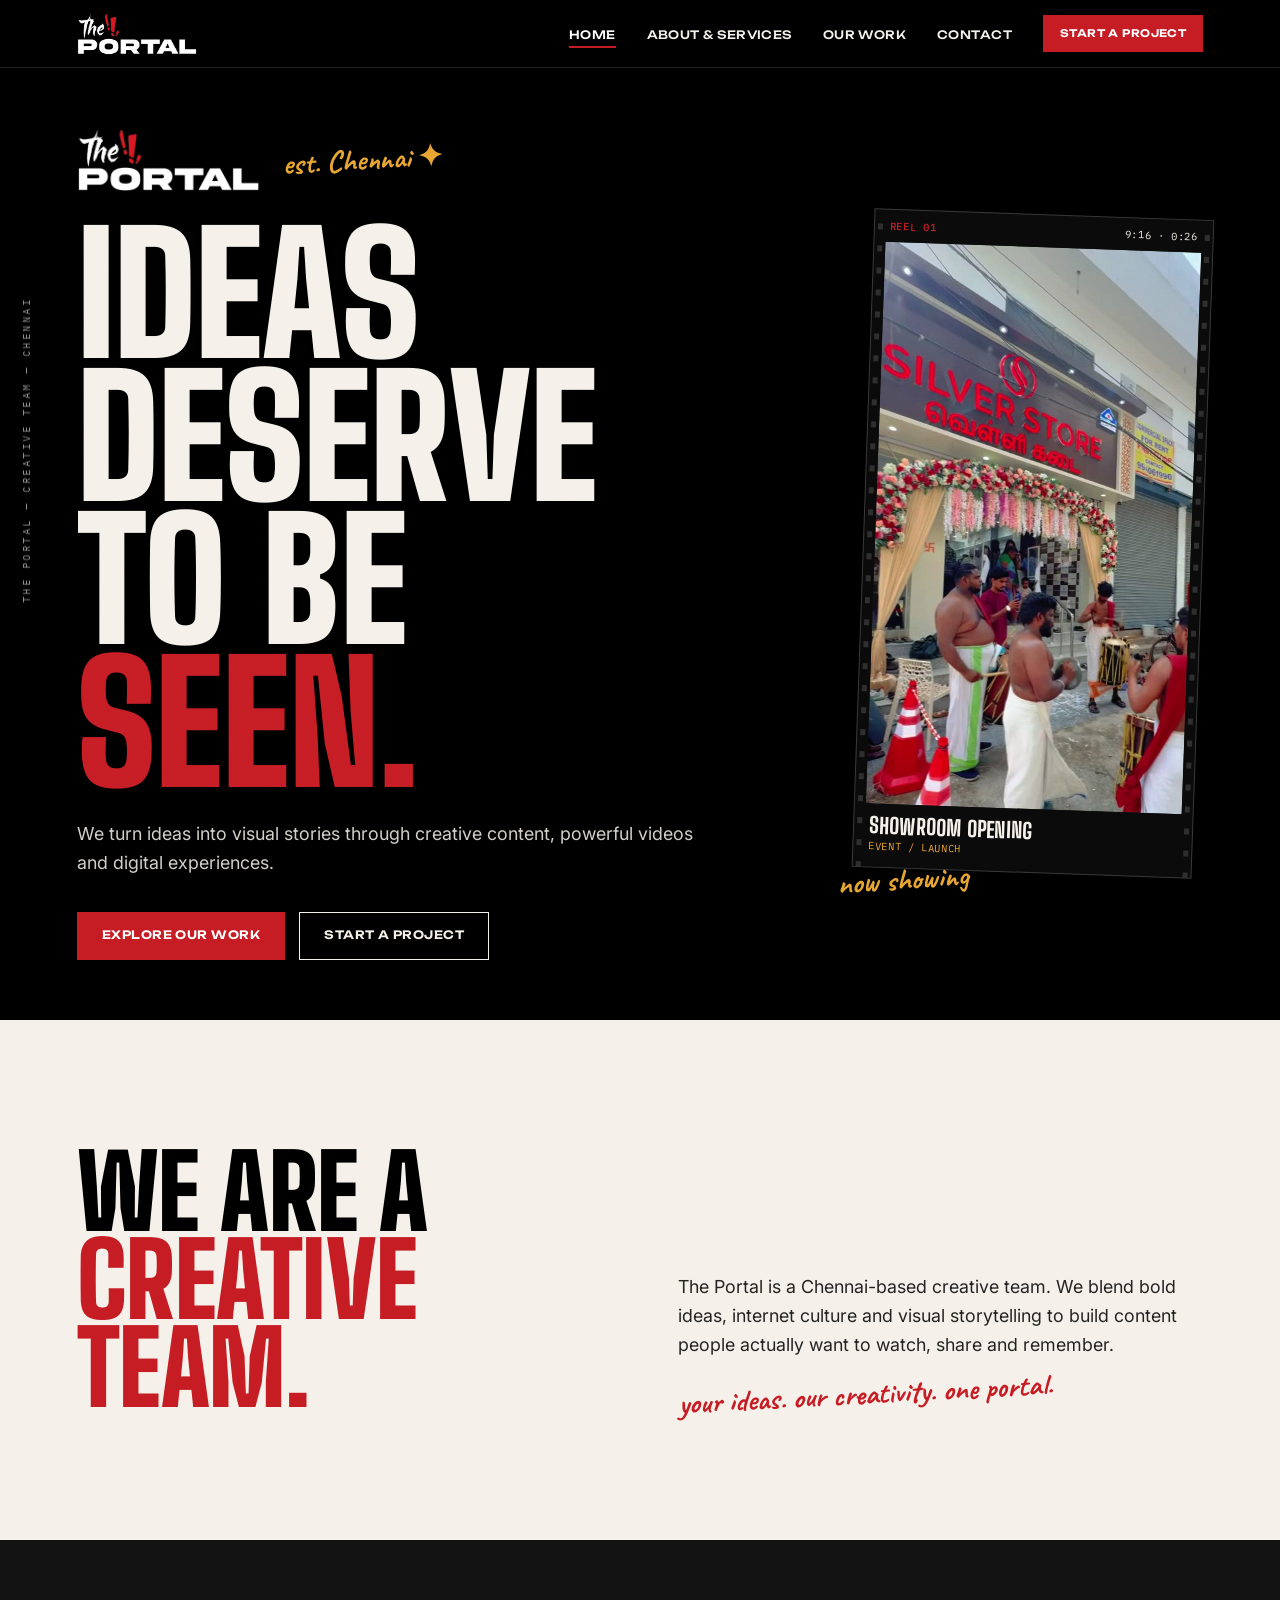
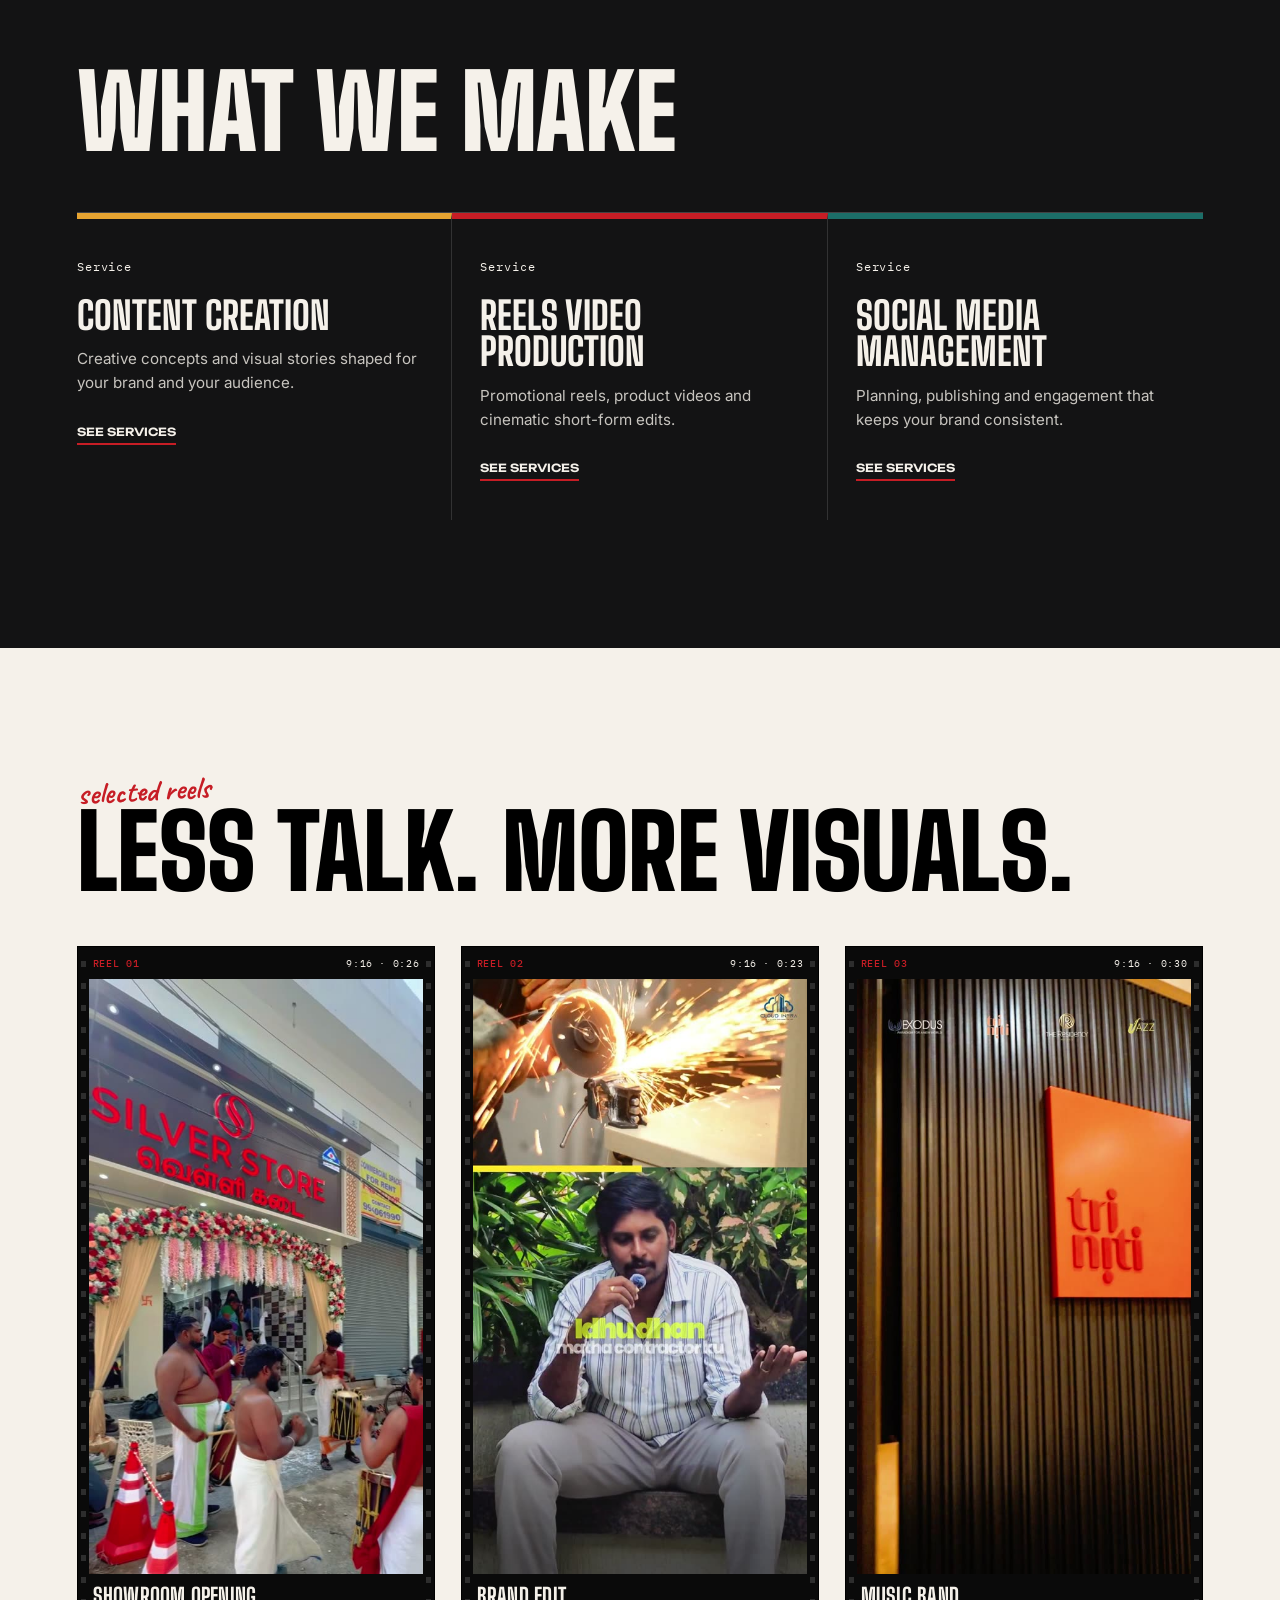
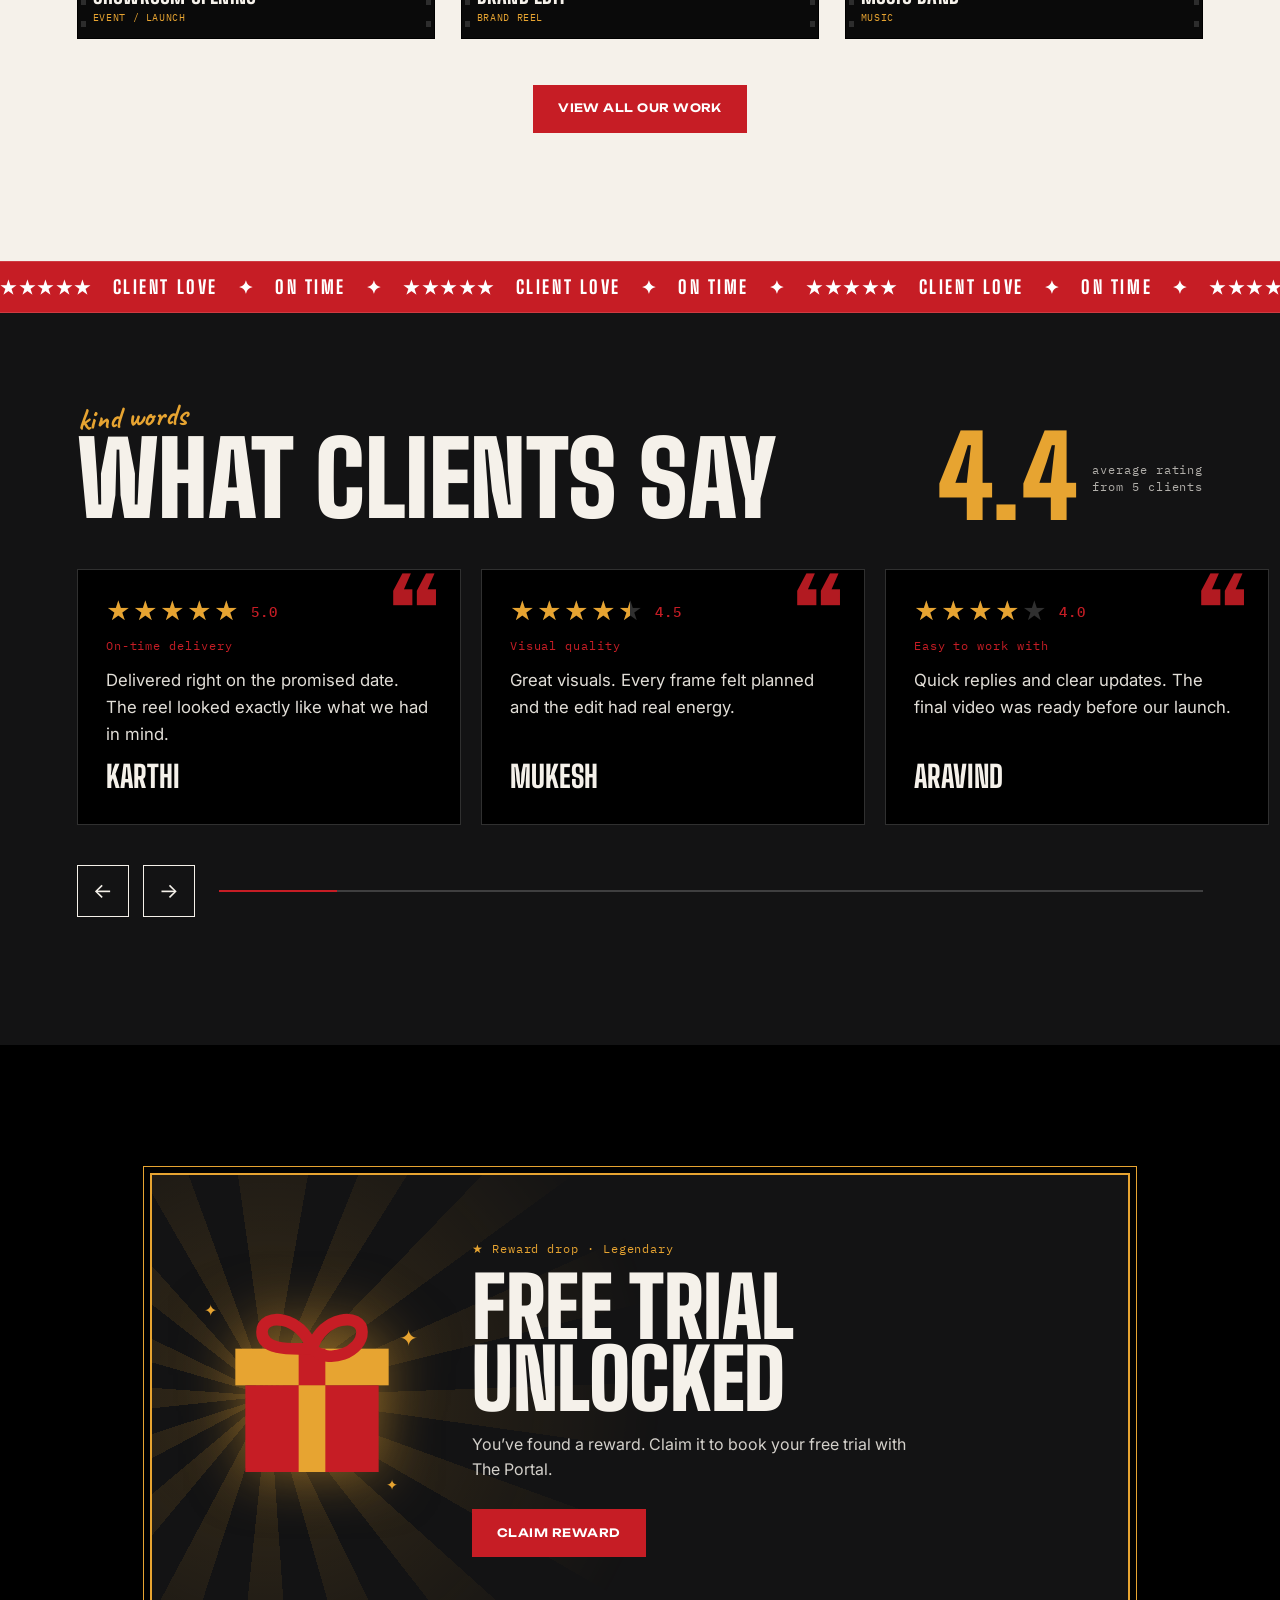
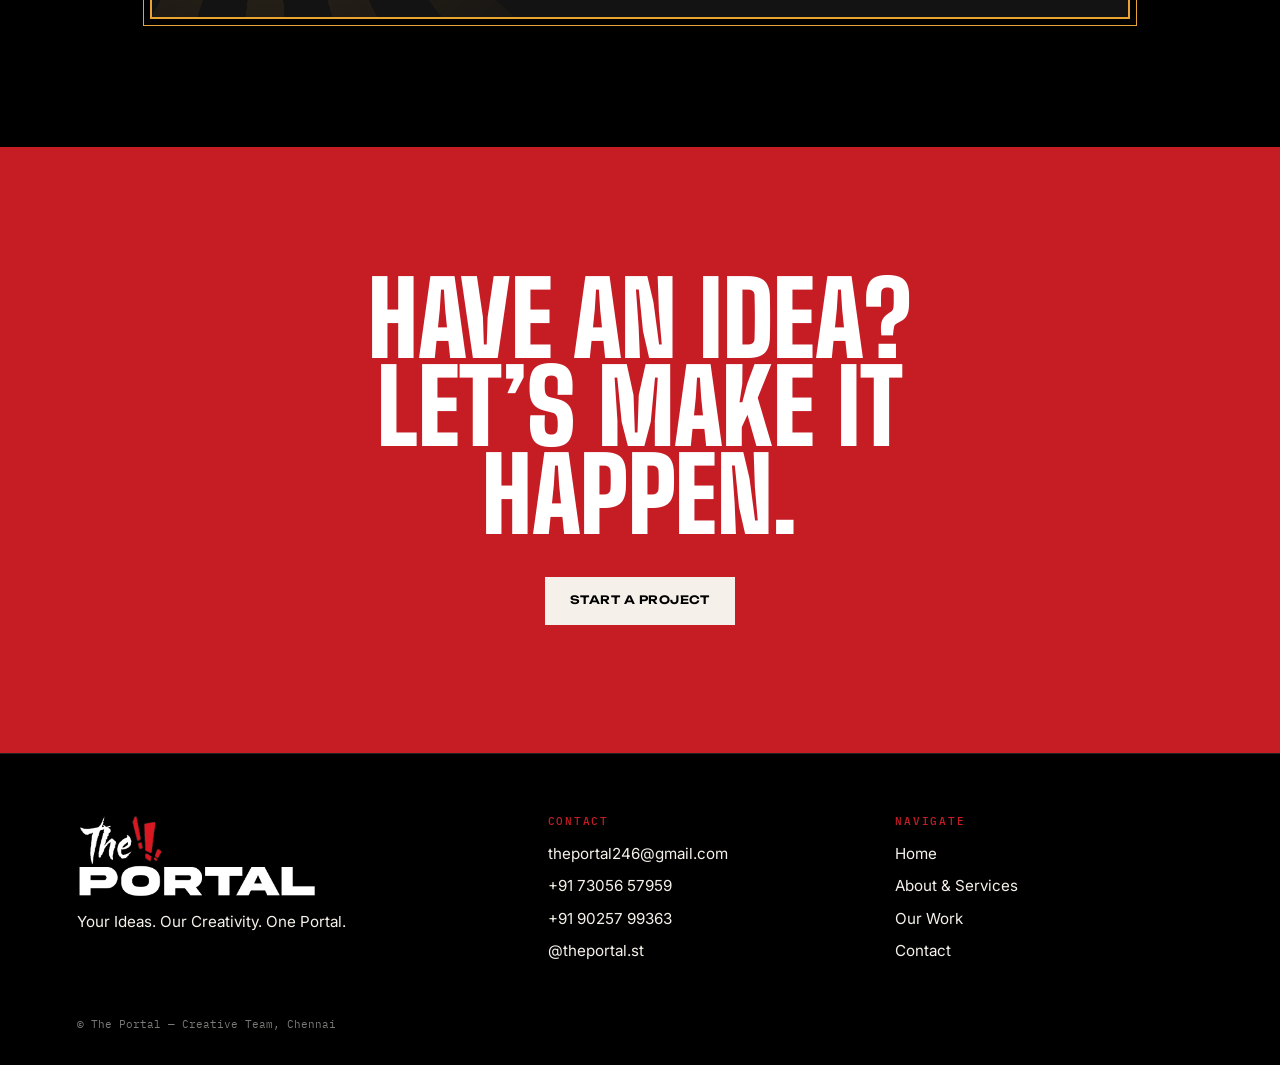
<file: the-portal final changed/the-portal/index.html>
<!DOCTYPE html><html lang="en"><head><title>THE PORTAL — Creative Team | Chennai</title><meta name="description" content="Your Ideas. Our Creativity. One Portal. A creative team in Chennai making content, reels and visual stories."><meta charset="utf-8"><meta name="viewport" content="width=device-width,initial-scale=1"><link rel="icon" href="assets/images/logo-white.png"><link rel="preconnect" href="https://fonts.googleapis.com"><link rel="preconnect" href="https://fonts.gstatic.com" crossorigin><link href="https://fonts.googleapis.com/css2?family=Big+Shoulders+Display:wght@700;800;900&family=Caveat:wght@700&family=IBM+Plex+Mono:wght@400;500&family=Inter:wght@400;500;700&family=Unbounded:wght@500;600&display=swap" rel="stylesheet"><link rel="stylesheet" href="css/style.css"><script>try{if(!sessionStorage.getItem("seen"))document.documentElement.classList.add("preload")}catch(e){}</script></head>
<body data-page="home"><main>

<section class="hero dark"><div>
<div class="meta"><img src="assets/images/logo-white.png" alt="The Portal"><span class="hand">est. Chennai ✦</span></div>
<h1 class="disp"><span class="ln"><span>Ideas deserve</span></span><span class="ln"><span>to be</span></span><span class="ln"><span class="red">seen.</span></span></h1>
<p class="lead">We turn ideas into visual stories through creative content, powerful videos and digital experiences.</p>
<div class="row"><a class="btn red" href="work.html">Explore Our Work</a><a class="btn" href="contact.html">Start a Project</a></div></div>
<div class="poster"><div id="hero-poster"></div><span class="hand tag">now showing</span></div></section>
<section class="light"><div class="split"><h2 class="disp reveal">We are a <span class="red">creative team.</span></h2>
<div class="reveal"><p class="lead">The Portal is a Chennai-based creative team. We blend bold ideas, internet culture and visual storytelling to build content people actually want to watch, share and remember.</p><p class="hand" style="margin-top:20px">your ideas. our creativity. one portal.</p></div></div></section>
<section class="char"><h2 class="disp reveal">What we make</h2>
<div class="svc-grid">
<div class="svc" style="--c:var(--mustard)"><span class="mono">Service</span><h3>Content Creation</h3><p>Creative concepts and visual stories shaped for your brand and your audience.</p><a href="about.html#services">See services</a></div>
<div class="svc" style="--c:var(--red)"><span class="mono">Service</span><h3>Reels Video Production</h3><p>Promotional reels, product videos and cinematic short-form edits.</p><a href="about.html#services">See services</a></div>
<div class="svc" style="--c:var(--teal)"><span class="mono">Service</span><h3>Social Media Management</h3><p>Planning, publishing and engagement that keeps your brand consistent.</p><a href="about.html#services">See services</a></div></div></section>
<section class="light"><span class="hand">selected reels</span><h2 class="disp">Less talk. More visuals.</h2>
<div class="vgrid" id="featured"></div><div class="cta-row"><a class="btn red" href="work.html">View all our work</a></div></section>
<section class="char rsec"><div class="marq" aria-hidden="true"><div>★★★★★ &nbsp; CLIENT LOVE &nbsp; ✦ &nbsp; ON TIME &nbsp; ✦ &nbsp; ★★★★★ &nbsp; CLIENT LOVE &nbsp; ✦ &nbsp; ON TIME &nbsp; ✦ &nbsp; ★★★★★ &nbsp; CLIENT LOVE &nbsp; ✦ &nbsp; ON TIME &nbsp; ✦ &nbsp; ★★★★★ &nbsp; CLIENT LOVE &nbsp; ✦ &nbsp; ON TIME &nbsp; ✦ &nbsp; ★★★★★ &nbsp; CLIENT LOVE &nbsp; ✦ &nbsp; ON TIME &nbsp; ✦ &nbsp; ★★★★★ &nbsp; CLIENT LOVE &nbsp; ✦ &nbsp; ON TIME &nbsp; ✦ &nbsp; ★★★★★ &nbsp; CLIENT LOVE &nbsp; ✦ &nbsp; ON TIME &nbsp; ✦ &nbsp; ★★★★★ &nbsp; CLIENT LOVE &nbsp; ✦ &nbsp; ON TIME &nbsp; ✦ &nbsp; </div></div>
<div class="rhead"><div><span class="hand">kind words</span><h2 class="disp">What clients say</h2></div><div class="sum" id="rsum"></div></div>
<div class="rwrap"><div class="rslider" id="reviews" tabindex="0" aria-label="Client reviews"></div></div>
<div class="rctrl"><button id="rprev" aria-label="Previous review">←</button><button id="rnext" aria-label="Next review">→</button><div class="rbar"><i></i></div></div></section>
<section class="dark"><div class="reward-mount"></div></section>
<section class="closer"><h2 class="disp">Have an idea? Let’s make it happen.</h2><a class="btn cream" href="contact.html">Start a Project</a></section>
</main>
<script src="js/videos-config.js"></script><script src="js/reviews.js"></script><script src="js/main.js"></script></body></html>
</file>
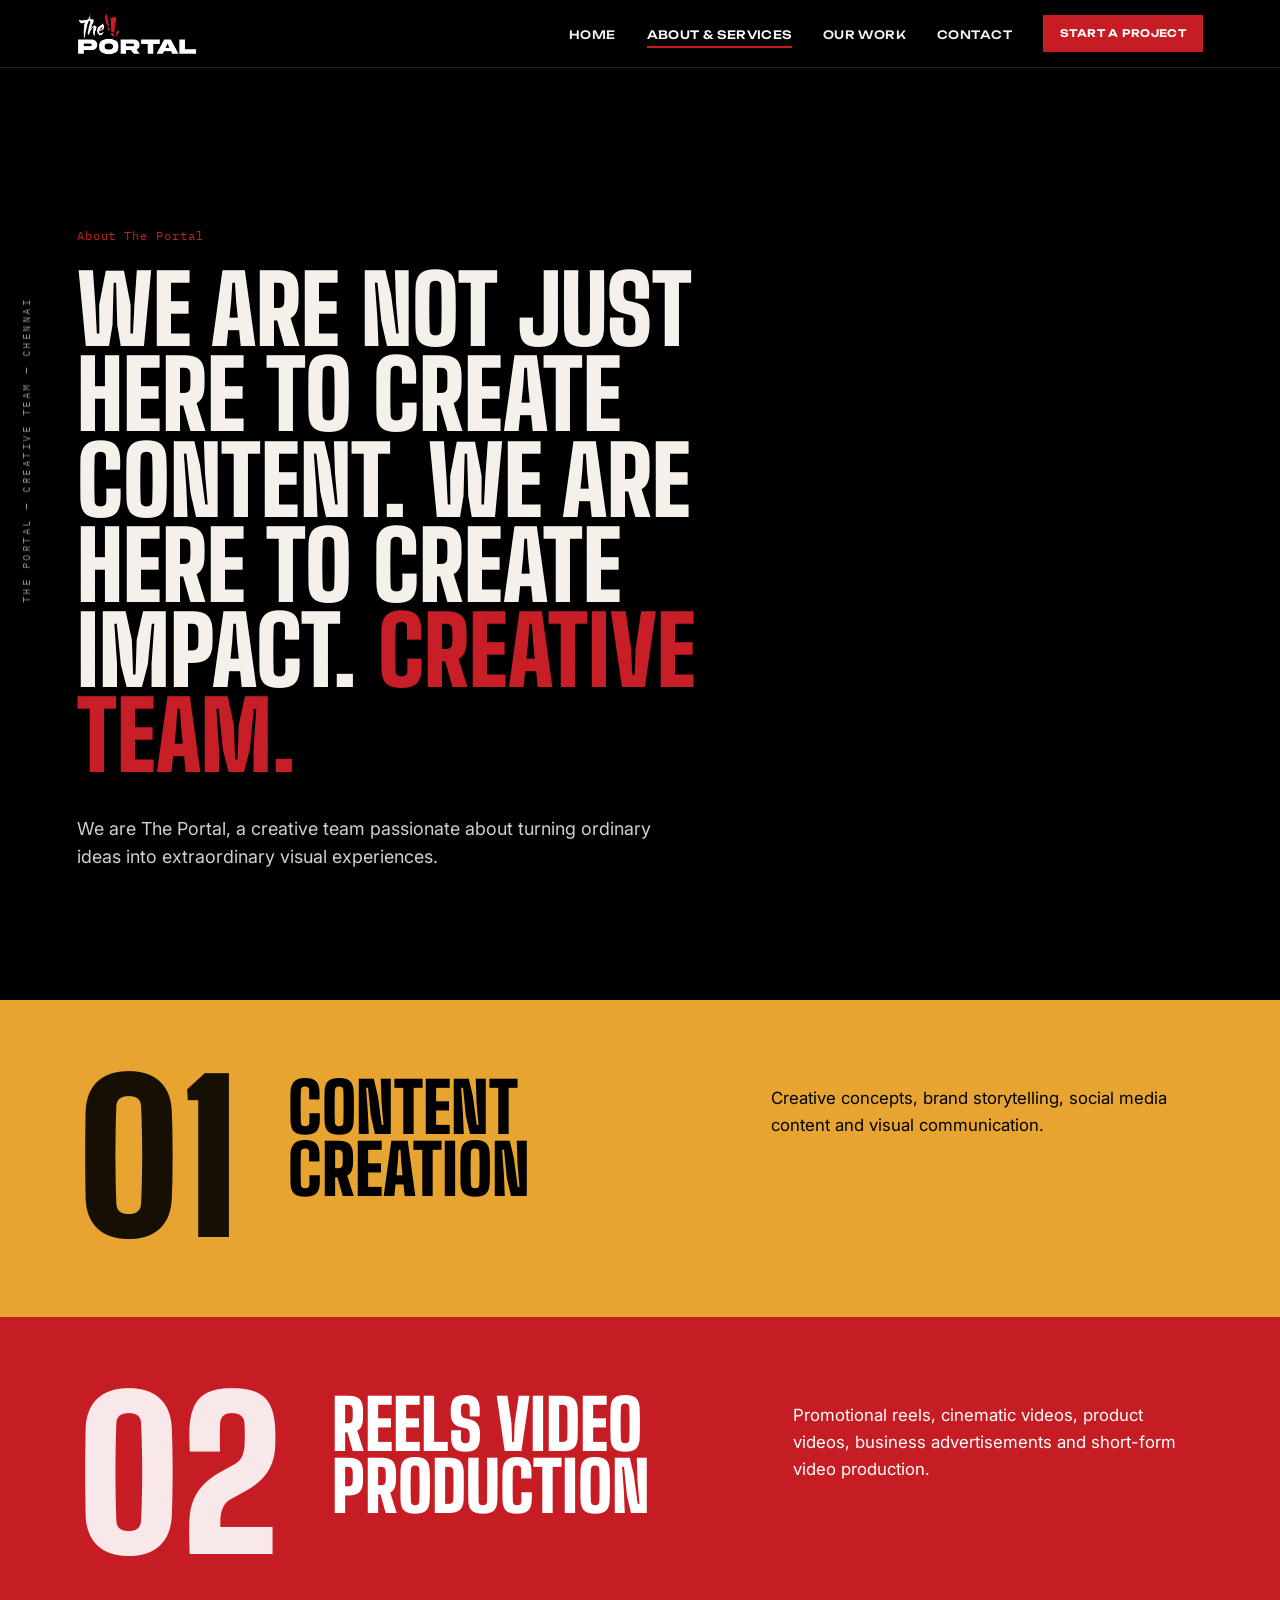
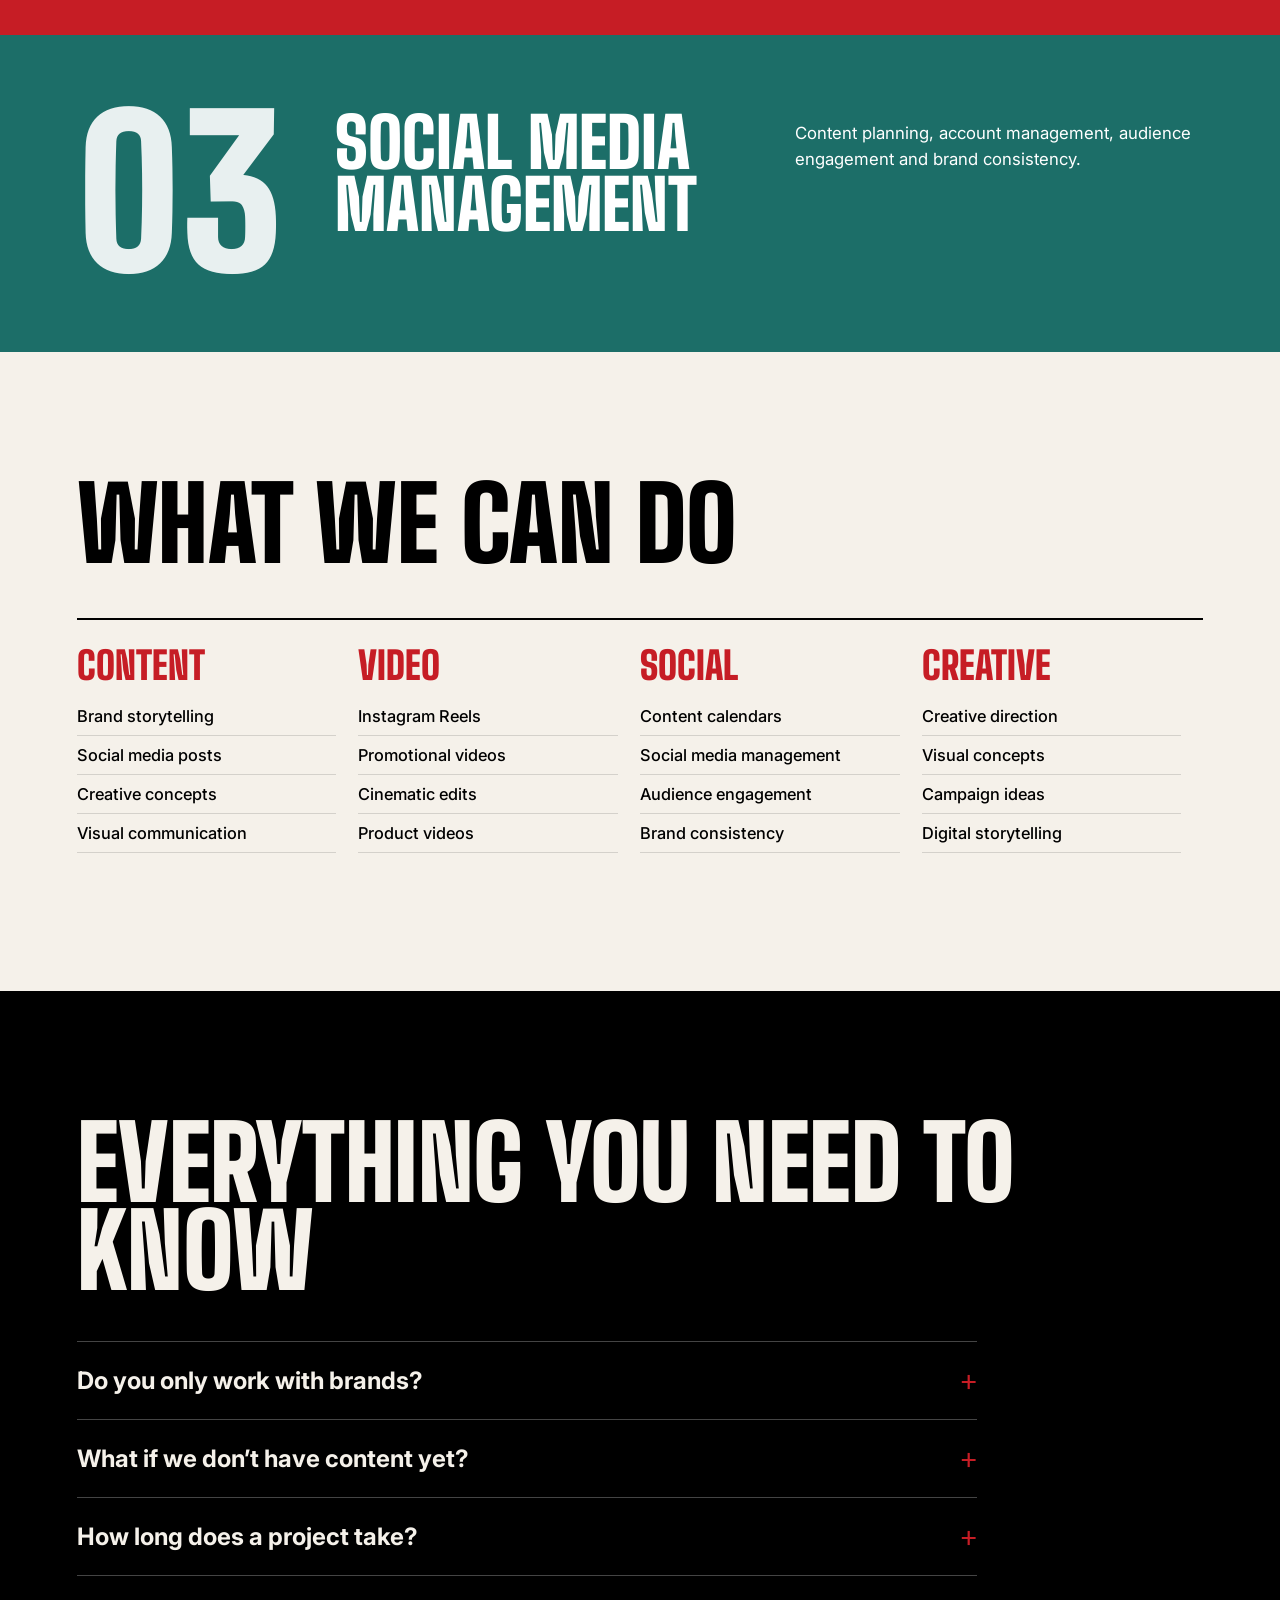
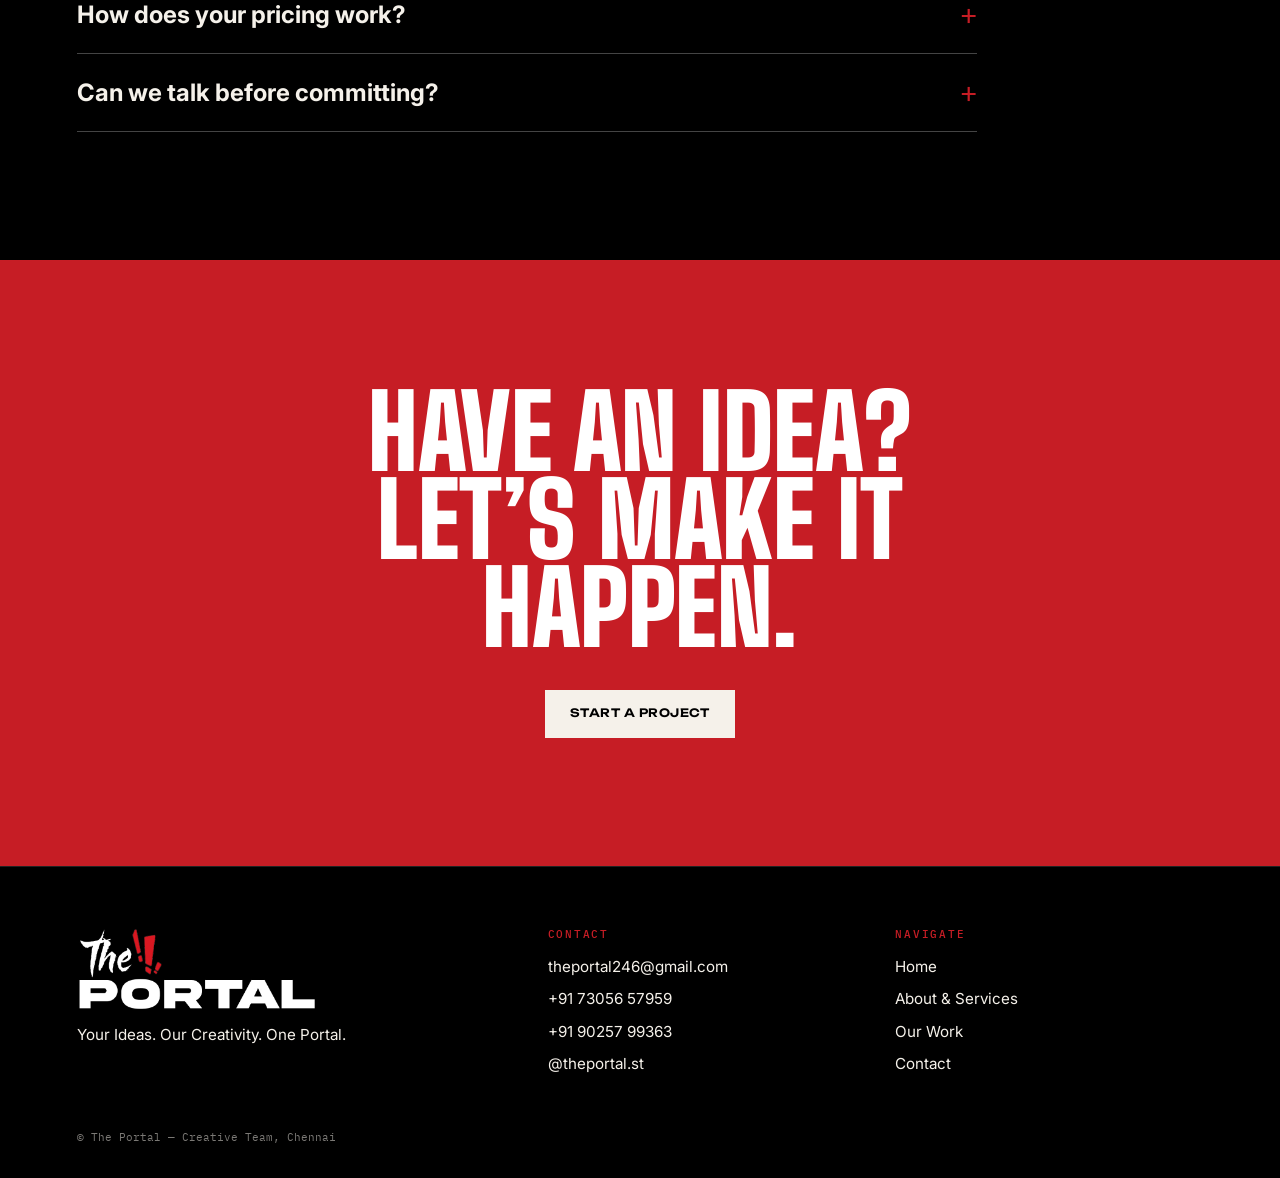
<file: the-portal final changed/the-portal/about.html>
<!DOCTYPE html><html lang="en"><head><title>About & Services — THE PORTAL</title><meta name="description" content="Who The Portal is and what our creative team makes: content creation, reels video production and social media management."><meta charset="utf-8"><meta name="viewport" content="width=device-width,initial-scale=1"><link rel="icon" href="assets/images/logo-white.png"><link rel="preconnect" href="https://fonts.googleapis.com"><link rel="preconnect" href="https://fonts.gstatic.com" crossorigin><link href="https://fonts.googleapis.com/css2?family=Big+Shoulders+Display:wght@700;800;900&family=Caveat:wght@700&family=IBM+Plex+Mono:wght@400;500&family=Inter:wght@400;500;700&family=Unbounded:wght@500;600&display=swap" rel="stylesheet"><link rel="stylesheet" href="css/style.css"><script>try{if(!sessionStorage.getItem("seen"))document.documentElement.classList.add("preload")}catch(e){}</script></head>
<body data-page="about"><main>

<section class="dark about-big"><span class="mono red">About The Portal</span><h1 style="margin-top:20px">We are not just here to create content. We are here to create impact. <span class="red">Creative team.</span></h1>
<p class="lead" style="margin-top:36px">We are The Portal, a creative team passionate about turning ordinary ideas into extraordinary visual experiences.</p></section>
<div id="services"></div>
<div class="svc-full" style="background:var(--mustard);color:#000"><div class="n">01</div><h2>Content Creation</h2><p>Creative concepts, brand storytelling, social media content and visual communication.</p></div>
<div class="svc-full" style="background:var(--red)"><div class="n">02</div><h2>Reels Video Production</h2><p>Promotional reels, cinematic videos, product videos, business advertisements and short-form video production.</p></div>
<div class="svc-full" style="background:var(--teal)"><div class="n">03</div><h2>Social Media Management</h2><p>Content planning, account management, audience engagement and brand consistency.</p></div>
<section class="light"><h2 class="disp">What we can do</h2><div class="cols">
<div><h3>Content</h3><ul><li>Brand storytelling</li><li>Social media posts</li><li>Creative concepts</li><li>Visual communication</li></ul></div>
<div><h3>Video</h3><ul><li>Instagram Reels</li><li>Promotional videos</li><li>Cinematic edits</li><li>Product videos</li></ul></div>
<div><h3>Social</h3><ul><li>Content calendars</li><li>Social media management</li><li>Audience engagement</li><li>Brand consistency</li></ul></div>
<div><h3>Creative</h3><ul><li>Creative direction</li><li>Visual concepts</li><li>Campaign ideas</li><li>Digital storytelling</li></ul></div></div></section>
<section class="dark"><h2 class="disp">Everything you need to know</h2><div class="faq">
<div class="q"><button aria-expanded="false">Do you only work with brands?<b>+</b></button><div class="a"><p>Not at all. Alongside brand and agency work, we also take on freelance projects — reels, posters, and one-off edits for individuals and creators who just need great work done, no long-term contract required.</p></div></div>
<div class="q"><button aria-expanded="false">What if we don’t have content yet?<b>+</b></button><div class="a"><p>That’s fine — we can shoot from scratch. Tell us your product, space, or event and we’ll plan the shoot, edit, and deliver ready-to-post creatives.</p></div></div>
<div class="q"><button aria-expanded="false">How long does a project take?<b>+</b></button><div class="a"><p>Single reels or posters are usually turned around within a few days. Full campaigns or monthly content plans are scoped upfront so you know the timeline before we start.</p></div></div>
<div class="q"><button aria-expanded="false">How does your pricing work?<b>+</b></button><div class="a"><p>It depends on what you need — a single poster, a reel, or ongoing social media management all price differently. Message us your requirement and we’ll send a clear quote, no hidden charges.</p></div></div>
<div class="q"><button aria-expanded="false">Can we talk before committing?<b>+</b></button><div class="a"><p>Always. Drop us a message on WhatsApp or email and we’ll walk through your goals first — no pressure, no obligation to book anything.</p></div></div></div></section>
<section class="closer"><h2 class="disp">Have an idea? Let’s make it happen.</h2><a class="btn cream" href="contact.html">Start a Project</a></section>
</main>
<script src="js/main.js"></script></body></html>
</file>
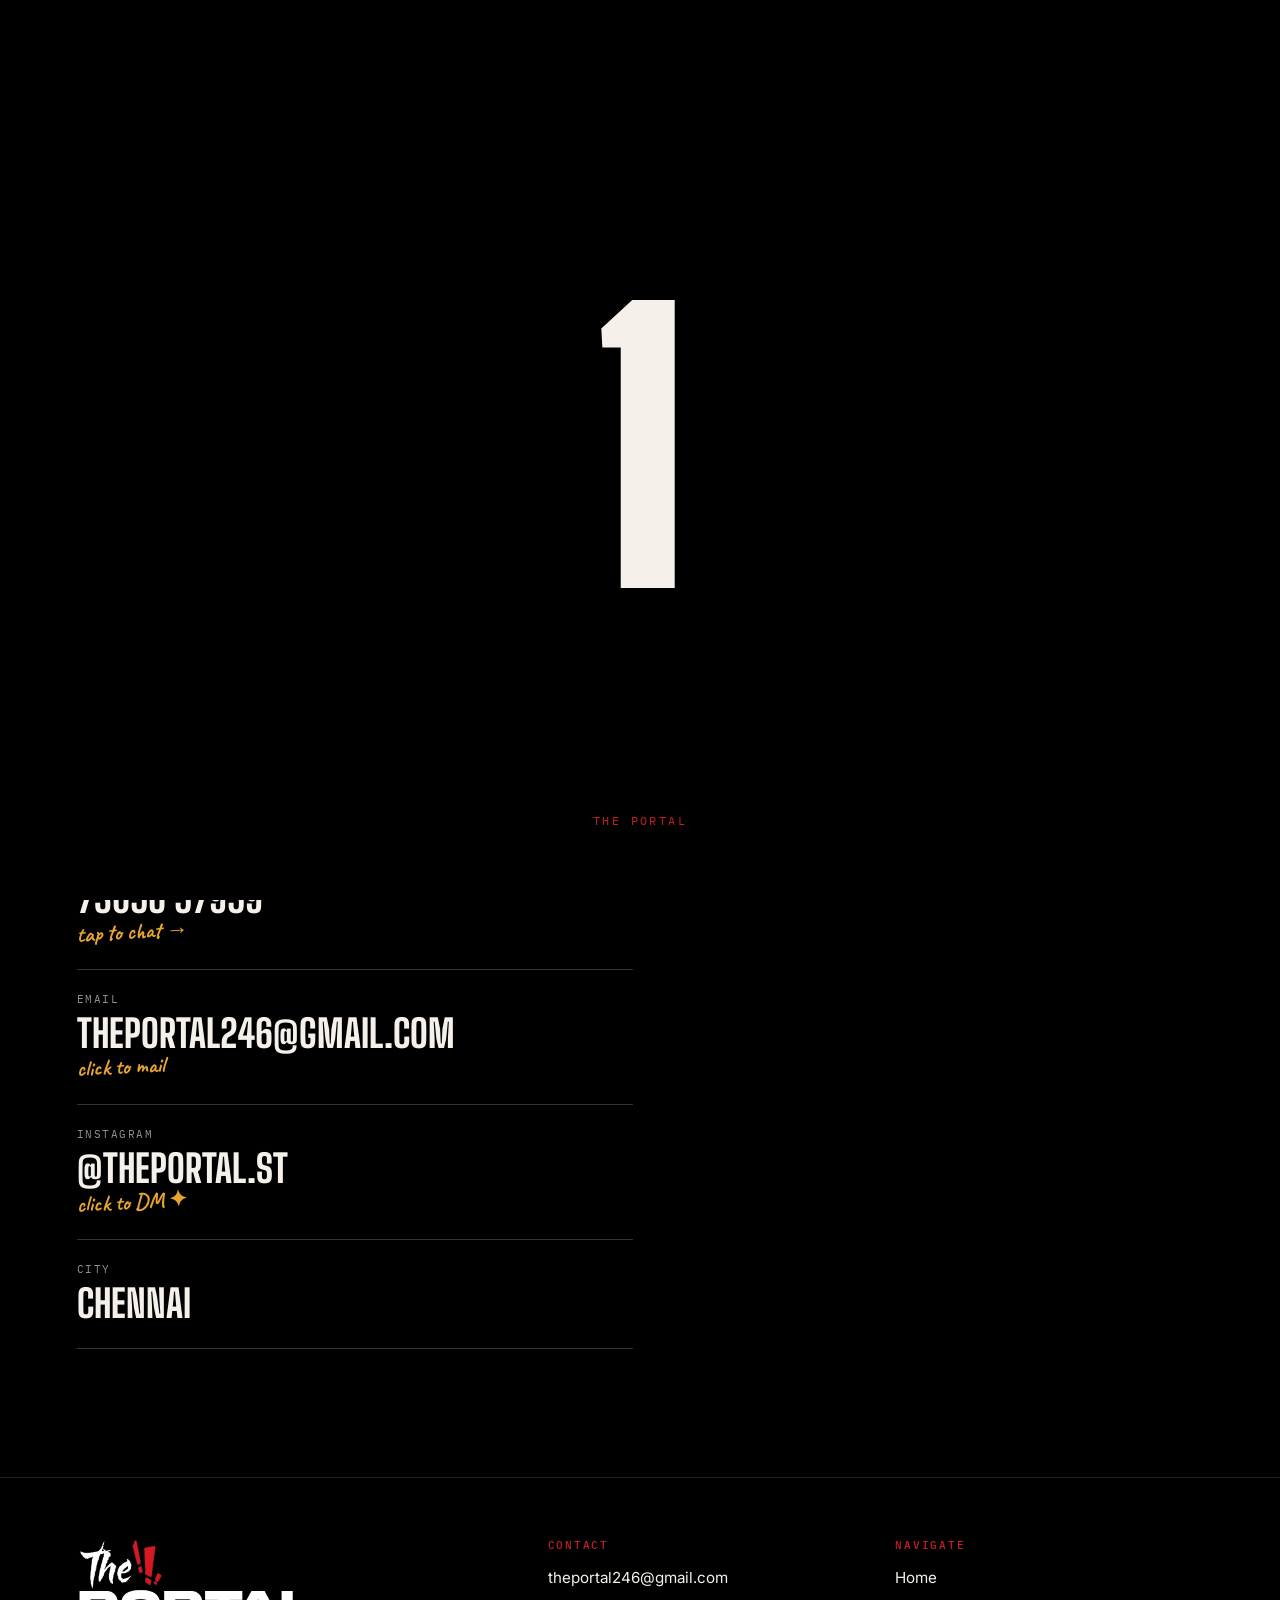
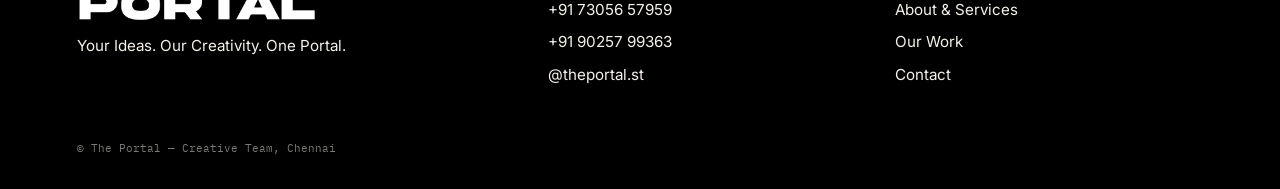
<file: the-portal final changed/the-portal/contact.html>
<!DOCTYPE html><html lang="en"><head><title>Contact — THE PORTAL</title><meta name="description" content="Book your project with The Portal creative team in Chennai."><meta charset="utf-8"><meta name="viewport" content="width=device-width,initial-scale=1"><link rel="icon" href="assets/images/logo-white.png"><link rel="preconnect" href="https://fonts.googleapis.com"><link rel="preconnect" href="https://fonts.gstatic.com" crossorigin><link href="https://fonts.googleapis.com/css2?family=Big+Shoulders+Display:wght@700;800;900&family=Caveat:wght@700&family=IBM+Plex+Mono:wght@400;500&family=Inter:wght@400;500;700&family=Unbounded:wght@500;600&display=swap" rel="stylesheet"><link rel="stylesheet" href="css/style.css"><script>try{if(!sessionStorage.getItem("seen"))document.documentElement.classList.add("preload")}catch(e){}</script></head>
<body data-page="contact"><main>

<section class="dark" style="padding-top:clamp(70px,9vw,120px)"><div class="contact"><div>
<h1 class="disp">Book your <span class="red">project.</span></h1><p class="lead" style="margin:24px 0 34px">Have an idea? Let’s turn it into something worth watching.</p>
<a class="ch" href="https://wa.me/919025799363"><small>WhatsApp</small><strong>90257 99363</strong><span class="hand">tap to chat →</span></a>
<a class="ch" href="https://wa.me/917305657959"><small>WhatsApp</small><strong>73056 57959</strong><span class="hand">tap to chat →</span></a>
<a class="ch" href="mailto:theportal246@gmail.com"><small>Email</small><strong>theportal246@gmail.com</strong><span class="hand">click to mail</span></a>
<a class="ch" href="https://instagram.com/theportal.st"><small>Instagram</small><strong>@theportal.st</strong><span class="hand">click to DM ✦</span></a>
<div class="ch" style="border-bottom:1px solid #ffffff33"><small>City</small><strong>Chennai</strong></div></div>
<form id="cform"><label>Name<input name="name" required autocomplete="name"></label><label>Email<input type="email" name="email" required autocomplete="email"></label><label>Project requirements<textarea name="req" required></textarea></label><input type="text" name="_honey" tabindex="-1" autocomplete="off" style="position:absolute;left:-9999px" aria-hidden="true"><button class="btn red" type="submit">Contact</button><p id="fstatus" role="status" aria-live="polite"></p></form></div></section>
</main>
<script src="js/main.js"></script></body></html>
</file>
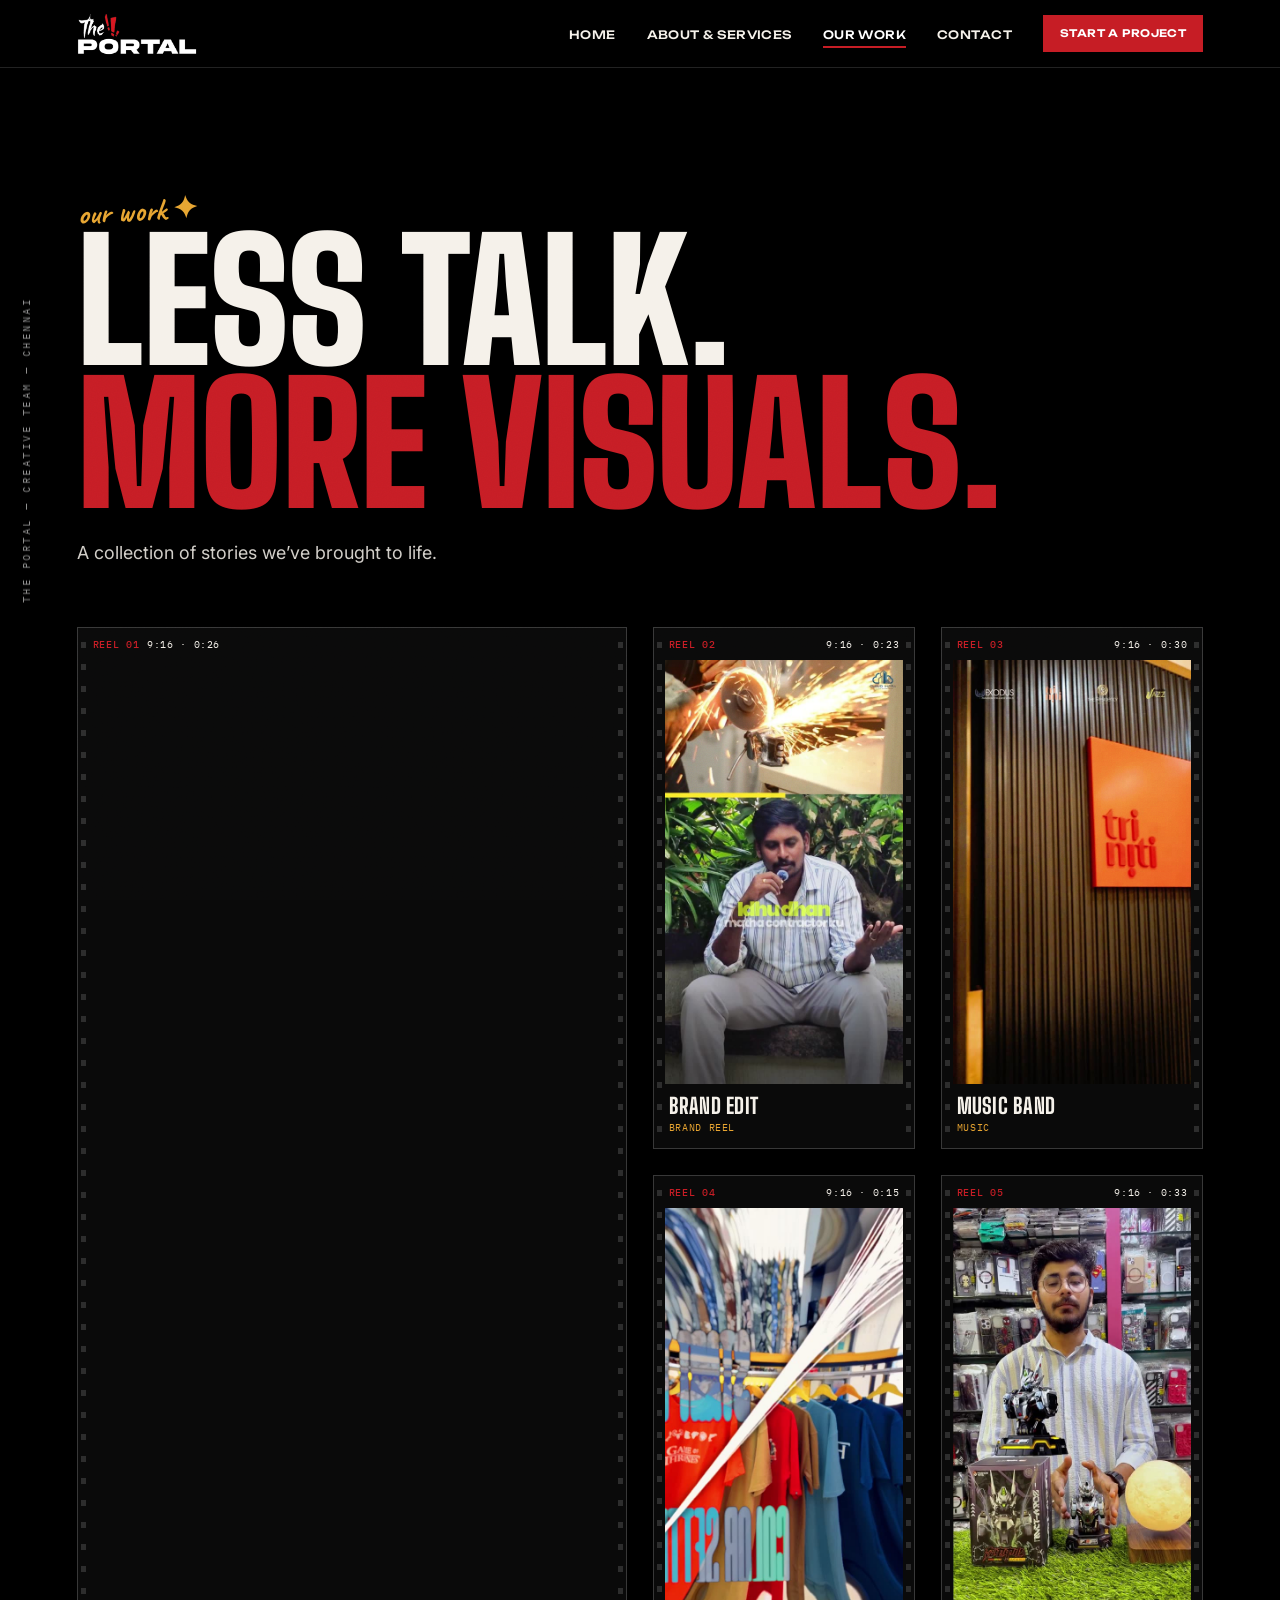
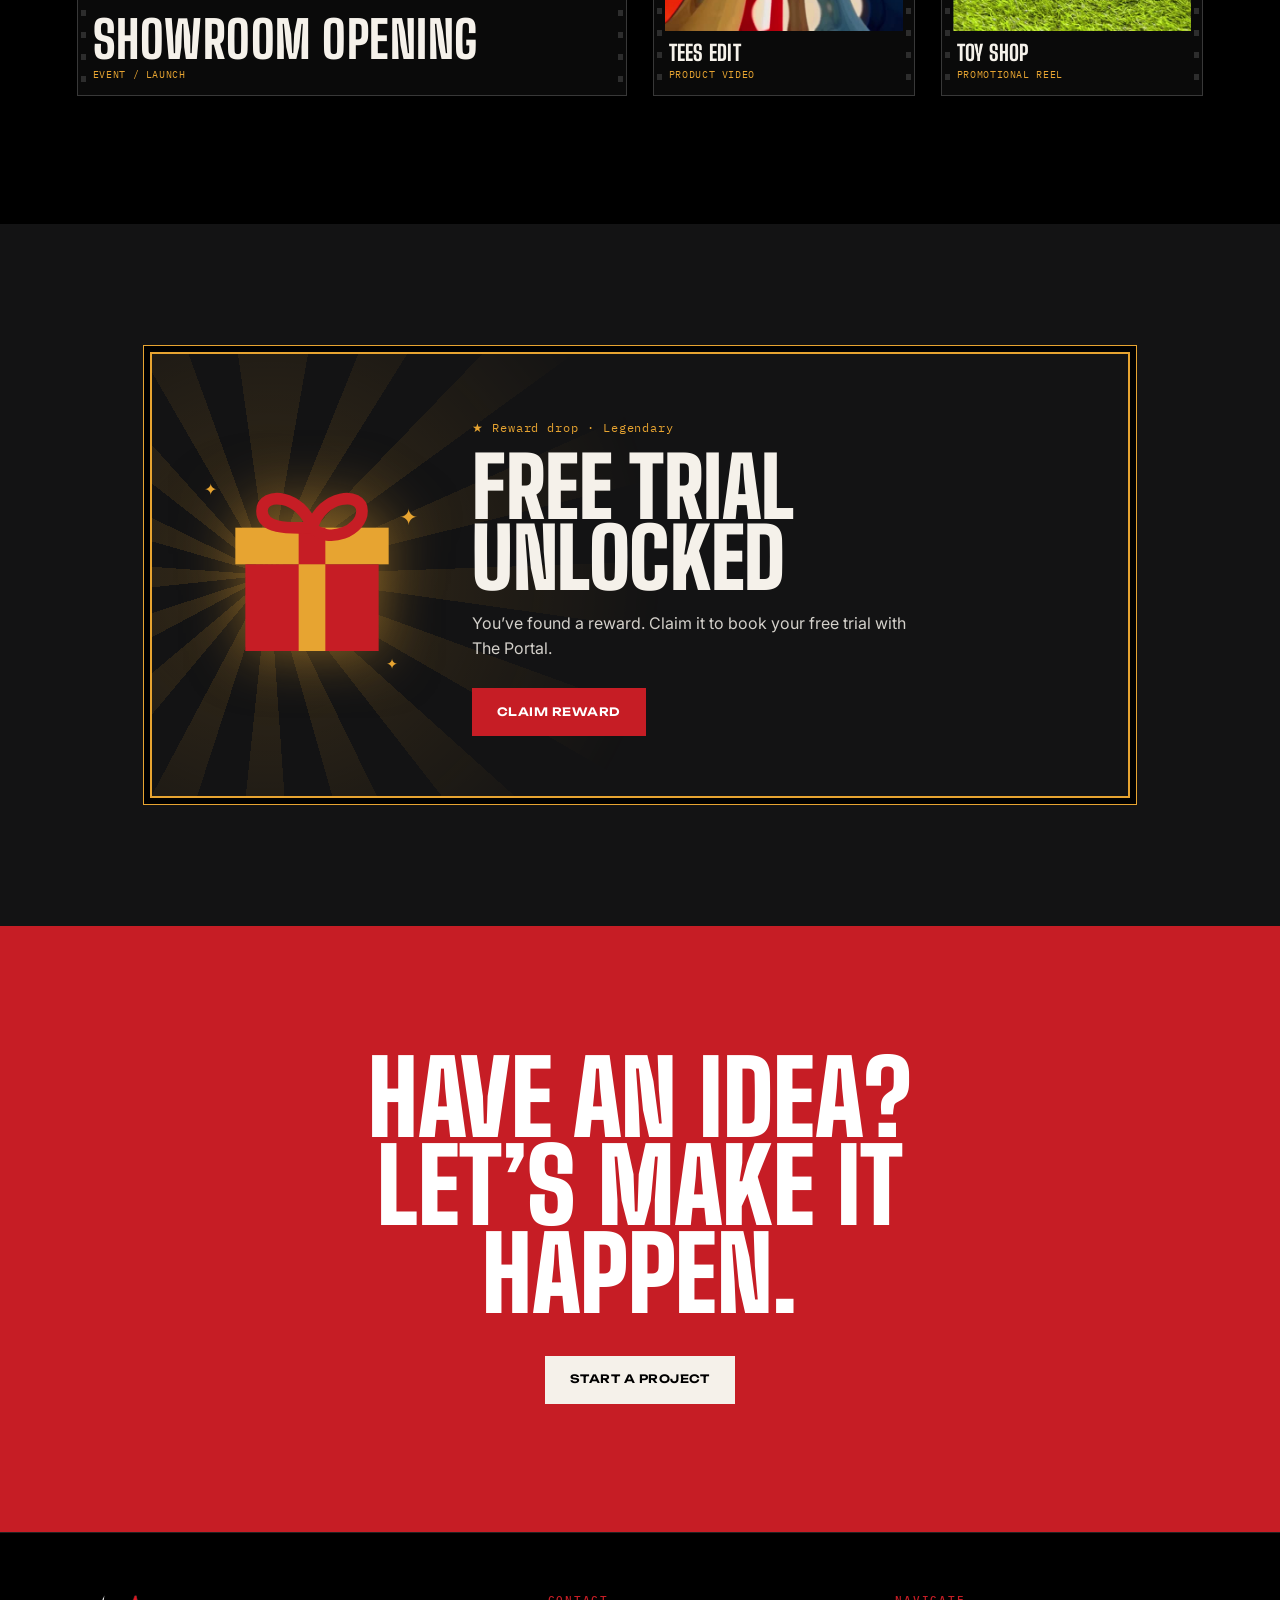
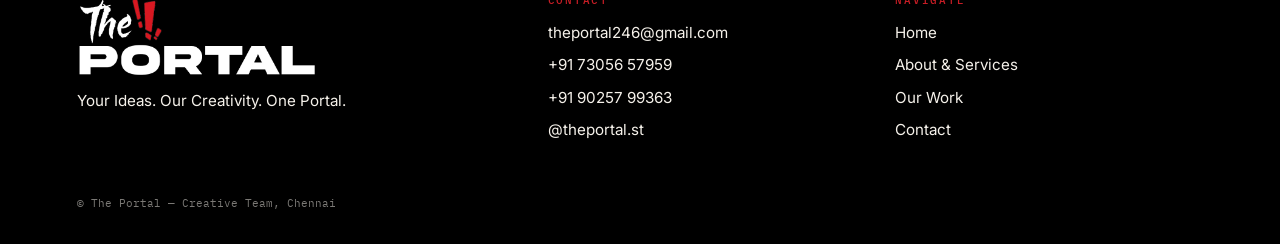
<file: the-portal final changed/the-portal/work.html>
<!DOCTYPE html><html lang="en"><head><title>Our Work — THE PORTAL</title><meta name="description" content="Sample reels and video work from The Portal creative team."><meta charset="utf-8"><meta name="viewport" content="width=device-width,initial-scale=1"><link rel="icon" href="assets/images/logo-white.png"><link rel="preconnect" href="https://fonts.googleapis.com"><link rel="preconnect" href="https://fonts.gstatic.com" crossorigin><link href="https://fonts.googleapis.com/css2?family=Big+Shoulders+Display:wght@700;800;900&family=Caveat:wght@700&family=IBM+Plex+Mono:wght@400;500&family=Inter:wght@400;500;700&family=Unbounded:wght@500;600&display=swap" rel="stylesheet"><link rel="stylesheet" href="css/style.css"><script>try{if(!sessionStorage.getItem("seen"))document.documentElement.classList.add("preload")}catch(e){}</script></head>
<body data-page="work"><main>

<section class="dark work-head"><span class="hand">our work ✦</span><h1 class="disp">Less talk.<br><span class="red">More visuals.</span></h1><p class="lead">A collection of stories we’ve brought to life.</p></section>
<section class="dark" style="padding-top:20px"><div class="wgrid" id="work-active"></div></section>
<section class="char"><div class="reward-mount"></div></section>
<section class="closer"><h2 class="disp">Have an idea? Let’s make it happen.</h2><a class="btn cream" href="contact.html">Start a Project</a></section>
</main>
<script src="js/videos-config.js"></script><script src="js/main.js"></script></body></html>
</file>
<file: the-portal final changed/the-portal/css/style.css>
:root{--cream:#F5F1EA;--black:#000;--red:#C61D25;--char:#131314;--mustard:#E7A431;--teal:#1C6E68;--cobalt:#2E4A8E;
--gut:clamp(22px,6vw,96px);--nav:68px;
--f-disp:'Big Shoulders Display',Impact,sans-serif;--f-wide:'Unbounded',sans-serif;--f-hand:'Caveat',cursive;--f-body:'Inter',system-ui,sans-serif;--f-mono:'IBM Plex Mono',monospace}
*{box-sizing:border-box;margin:0;padding:0}
html{scroll-behavior:smooth;-webkit-text-size-adjust:100%}
body{font-family:var(--f-body);background:var(--black);color:var(--cream);line-height:1.6;overflow-x:hidden;opacity:0;transition:opacity .35s}
body.ready{opacity:1}body.leaving{opacity:0}
img,video{display:block;max-width:100%}a{color:inherit;text-decoration:none}button{font:inherit;color:inherit;background:none;border:0;cursor:pointer}
:focus-visible{outline:2px solid var(--mustard);outline-offset:3px}
.grain{position:fixed;inset:0;z-index:90;pointer-events:none;opacity:.12;mix-blend-mode:overlay;background-image:url("data:image/svg+xml,%3Csvg xmlns='http://www.w3.org/2000/svg' width='200' height='200'%3E%3Cfilter id='n'%3E%3CfeTurbulence type='fractalNoise' baseFrequency='.8' numOctaves='2' stitchTiles='stitch'/%3E%3C/filter%3E%3Crect width='200' height='200' filter='url(%23n)'/%3E%3C/svg%3E")}
/* preloader */
#pre{position:fixed;inset:0;z-index:200;background:var(--black);display:grid;place-items:center;transition:opacity .4s}
#pre.out{opacity:0;pointer-events:none}
#pre b{font:900 min(48vw,360px)/1 var(--f-disp);color:var(--cream)}
#pre i{position:absolute;bottom:8vh;font:.75rem var(--f-mono);letter-spacing:.2em;color:var(--red);font-style:normal}
html:not(.preload) #pre{display:none}
/* nav */
.nav{position:fixed;top:0;left:0;right:0;height:var(--nav);z-index:100;background:var(--black);border-bottom:1px solid #ffffff22;display:flex;align-items:center;justify-content:space-between;padding:0 var(--gut)}
.nav .logo img{height:42px;width:auto}
.nav ul{display:flex;gap:clamp(18px,2.4vw,38px);list-style:none;align-items:center}
.nav a.l{font:500 .72rem var(--f-wide);letter-spacing:.04em;position:relative;padding:6px 0;text-transform:uppercase}
.nav a.l::after{content:"";position:absolute;left:0;bottom:0;height:2px;width:100%;background:var(--red);transform:scaleX(0);transform-origin:left;transition:transform .3s}
.nav a.l:hover::after,.nav a.l.on::after{transform:scaleX(1)}
.nav a.l.on{color:#fff}
.btn{display:inline-block;font:600 .72rem var(--f-wide);text-transform:uppercase;letter-spacing:.04em;padding:15px 24px;border:1.5px solid currentColor;transition:transform .2s,background .2s,color .2s;min-height:48px}
.btn:hover{transform:translateY(-3px)}
.btn.red{background:var(--red);border-color:var(--red);color:#fff}
.btn.red:hover{background:#e0252e}
.btn.cream{background:var(--cream);color:var(--black);border-color:var(--cream)}
.btn.nav-cta{padding:11px 16px;min-height:0;font-size:.65rem}
.burger{display:none;width:48px;height:48px;position:relative}
.burger span{position:absolute;left:11px;right:11px;height:2px;background:var(--cream);transition:.3s}
.burger span:nth-child(1){top:18px}.burger span:nth-child(2){top:28px}
.burger[aria-expanded=true] span:nth-child(1){top:23px;transform:rotate(45deg)}
.burger[aria-expanded=true] span:nth-child(2){top:23px;transform:rotate(-45deg)}
@media(max-width:960px){
.burger{display:block}
.nav ul{position:fixed;top:var(--nav);left:0;right:0;bottom:0;background:var(--black);flex-direction:column;justify-content:center;gap:26px;transform:translateX(100%);transition:transform .4s}
.nav ul.open{transform:none}
.nav a.l{font-size:1.4rem}
}
.rail{position:fixed;left:20px;top:50%;z-index:50;writing-mode:vertical-rl;transform:translateY(-50%) rotate(180deg);font:.62rem var(--f-mono);letter-spacing:.25em;text-transform:uppercase;opacity:.55;mix-blend-mode:difference;color:#fff}
@media(max-width:1100px){.rail{display:none}}
/* sections */
section{padding:clamp(70px,10vw,140px) var(--gut);position:relative}
.light{background:var(--cream);color:var(--black)}.dark{background:var(--black)}.char{background:var(--char)}
main{padding-top:var(--nav)}
.disp{font-family:var(--f-disp);font-weight:900;text-transform:uppercase;line-height:.86;letter-spacing:-.005em}
h1.disp{font-size:clamp(4rem,13vw,12rem)}h2.disp{font-size:clamp(2.8rem,8vw,7rem)}
.red{color:var(--red)}
.hand{font:700 clamp(1.3rem,2.4vw,1.9rem)/1 var(--f-hand);color:var(--mustard);display:inline-block;transform:rotate(-3deg)}
.light .hand{color:var(--red)}
.mono{font:.72rem var(--f-mono);letter-spacing:.08em}
.lead{max-width:56ch;font-size:clamp(1rem,1.4vw,1.2rem);opacity:.85}
/* hero */
.hero{min-height:calc(100svh - var(--nav));display:grid;grid-template-columns:1.25fr .75fr;gap:48px;align-items:center;padding-top:60px;padding-bottom:60px;overflow:hidden}
.hero .ln{display:block;overflow:hidden}.hero .ln>span{display:block;transform:translateY(105%);animation:up .9s cubic-bezier(.2,.8,.2,1) forwards}
.hero .ln:nth-child(2)>span{animation-delay:.12s}.hero .ln:nth-child(3)>span{animation-delay:.24s}
@keyframes up{to{transform:none}}
.hero .row{display:flex;gap:14px;flex-wrap:wrap;margin-top:34px}
.hero .meta{display:flex;align-items:center;gap:22px;margin-bottom:30px;flex-wrap:wrap}
.hero .meta img{height:64px;width:auto}
.hero p.lead{margin-top:26px}
.poster{position:relative;justify-self:end;width:min(100%,340px);transform:rotate(2deg)}
.poster .tag{position:absolute;left:-14px;bottom:-26px;z-index:3;transform:rotate(-6deg)}
@media(max-width:860px){.hero{grid-template-columns:1fr}.poster{justify-self:center;width:min(78%,300px);margin-top:24px}}
/* about intro / services */
.split{display:grid;grid-template-columns:1fr 1fr;gap:clamp(30px,6vw,90px);align-items:end}
@media(max-width:800px){.split{grid-template-columns:1fr}}
.svc-grid{display:grid;grid-template-columns:repeat(3,1fr);margin-top:56px;border-top:1px solid #ffffff33}
.svc{padding:34px 28px 40px 0;border-right:1px solid #ffffff22;padding-left:28px;border-top:6px solid var(--c)}
.svc:first-child{padding-left:0}.svc:last-child{border-right:0}
.svc h3{font:800 clamp(1.8rem,3vw,2.6rem)/.95 var(--f-disp);text-transform:uppercase;margin:18px 0 14px}
.svc p{opacity:.8;margin-bottom:22px;font-size:.95rem}
.svc a{font:600 .7rem var(--f-wide);text-transform:uppercase;border-bottom:2px solid var(--red);padding-bottom:4px}
@media(max-width:800px){.svc-grid{grid-template-columns:1fr}.svc{padding-left:0;border-right:0;border-bottom:1px solid #ffffff22}}
/* video cards */
.vgrid{display:grid;grid-template-columns:repeat(3,1fr);gap:clamp(14px,2vw,28px);margin-top:50px}
.vcard{position:relative;display:block;width:100%;text-align:left;background:#0a0a0a;color:var(--cream);border:1px solid #ffffff30;padding:0 11px;transition:transform .3s,border-color .3s}
.vcard::before,.vcard::after{content:"";position:absolute;top:0;bottom:0;width:11px;background:repeating-linear-gradient(to bottom,transparent 0 9px,#ffffff2e 9px 15px,transparent 15px 22px);background-size:5px 22px;background-repeat:repeat-y;background-position:3px 5px;opacity:.8}
.vcard::before{left:0}.vcard::after{right:0;background-position:3px 5px}
.vcard:hover{transform:translateY(-6px);border-color:var(--red)}
.vcard .vh,.vcard .vf{display:flex;justify-content:space-between;gap:8px;padding:9px 4px;font:.65rem var(--f-mono);letter-spacing:.06em;text-transform:uppercase;position:relative;z-index:2}
.vcard .vh b{color:var(--red);font-weight:500}
.vcard .vf{flex-direction:column;gap:2px;padding:12px 4px 14px}
.vcard .vf strong{font:800 1.35rem/1 var(--f-disp);text-transform:uppercase;letter-spacing:.01em}
.vcard .vf span{color:var(--mustard)}
.vbox{position:relative;aspect-ratio:9/16;background:#111;overflow:hidden;z-index:2}
.vbox video,.vbox img{position:absolute;inset:0;width:100%;height:100%;object-fit:cover;transition:transform .6s}
.vcard:hover .vbox video,.vcard:hover .vbox img{transform:scale(1.05)}
.play{position:absolute;inset:0;display:grid;place-items:center;z-index:3;opacity:0;transition:opacity .3s;background:#0004}
.play i{width:62px;height:62px;border-radius:50%;background:var(--red);display:grid;place-items:center}
.play i::after{content:"";border-left:16px solid #fff;border-top:10px solid transparent;border-bottom:10px solid transparent;margin-left:5px}
.vcard:hover .play,.vcard:focus-visible .play,.still .play{opacity:1}
.soon{border-style:dashed;cursor:default;color:#ffffff99}
.soon:hover{transform:none;border-color:#ffffff30}
.soon .vbox{display:grid;place-items:center;background:repeating-linear-gradient(135deg,#0d0d0e 0 14px,#151516 14px 28px);text-align:center}
.soon .vbox div{position:relative;z-index:1;padding:10px}
.soon .vbox .hand{font-size:1.6rem}.soon .vbox .mono{display:block;margin-top:8px}
.light .vcard{border-color:#000}
.cta-row{margin-top:46px;text-align:center}
/* work page */
.work-head{padding-bottom:40px}
.work-head p.lead{margin-top:24px}
.wgrid{display:grid;grid-template-columns:repeat(4,1fr);gap:clamp(14px,2vw,26px)}
.wgrid .feat{grid-column:1/3;grid-row:1/3;display:flex;flex-direction:column}
.wgrid .feat .vbox{aspect-ratio:auto;flex:1;min-height:0}
.wgrid .feat .vf strong{font-size:clamp(2rem,4vw,3.4rem)}
.soongrid{display:grid;grid-template-columns:repeat(5,1fr);gap:clamp(12px,1.6vw,22px);margin-top:40px}
.soongrid .vcard .vf strong{font-size:1rem}
@media(max-width:1000px){.soongrid{grid-template-columns:repeat(3,1fr)}}
@media(max-width:860px){.wgrid{grid-template-columns:1fr 1fr}.wgrid .feat{grid-column:1/3;grid-row:auto}.wgrid .feat .vbox{aspect-ratio:9/16;max-height:78svh}.vgrid{grid-template-columns:1fr 1fr}.soongrid{grid-template-columns:1fr 1fr}}
@media(max-width:520px){.vgrid{grid-template-columns:1fr}.vgrid .vcard{max-width:340px;margin:0 auto}}
/* lightbox */
#lb{position:fixed;inset:0;z-index:150;background:#000e;display:none;place-items:center;padding:20px}
#lb.on{display:grid}
#lb .in{position:relative;height:min(88svh,880px);aspect-ratio:9/16;max-width:100%;border:1px solid #ffffff44;background:#000}
#lb video{width:100%;height:100%;object-fit:contain}
#lb .x{position:absolute;top:-14px;right:-14px;z-index:2;width:44px;height:44px;border-radius:50%;background:var(--red);font-size:1.4rem;line-height:1}
#lb .cap{position:absolute;left:0;right:0;bottom:-30px;text-align:center;font:.7rem var(--f-mono);letter-spacing:.1em;text-transform:uppercase;opacity:.7}
/* services page */
.about-big{padding-top:clamp(90px,12vw,170px)}
.about-big h1{font:900 clamp(2.6rem,7.4vw,6.8rem)/.9 var(--f-disp);text-transform:uppercase;max-width:15ch}
.svc-full{display:grid;grid-template-columns:auto 1fr 1fr;gap:clamp(20px,4vw,60px);align-items:start;padding:clamp(40px,6vw,80px) var(--gut);color:#fff}
.svc-full .n{font:900 clamp(6rem,16vw,15rem)/.8 var(--f-disp);opacity:.9}
.svc-full h2{font:900 clamp(2.4rem,5.4vw,5rem)/.9 var(--f-disp);text-transform:uppercase}
.svc-full p{max-width:44ch;font-size:1.05rem;padding-top:8px}
@media(max-width:800px){.svc-full{grid-template-columns:1fr}}
.cols{display:grid;grid-template-columns:repeat(4,1fr);gap:0;margin-top:50px;border-top:2px solid #000}
.cols div{padding:26px 22px 10px 0}
.cols h3{font:900 2.4rem/1 var(--f-disp);text-transform:uppercase;color:var(--red);margin-bottom:12px}
.cols li{list-style:none;font:500 1.02rem var(--f-body);padding:9px 0;border-bottom:1px solid #00000022}
@media(max-width:860px){.cols{grid-template-columns:1fr 1fr}}@media(max-width:480px){.cols{grid-template-columns:1fr}}
.faq{max-width:900px;margin-top:46px}
.q{border-top:1px solid #ffffff44}.q:last-child{border-bottom:1px solid #ffffff44}
.q button{width:100%;display:flex;justify-content:space-between;gap:20px;text-align:left;padding:24px 0;font:700 clamp(1.1rem,2vw,1.5rem) var(--f-body)}
.q button b{color:var(--red);font:400 1.8rem/1 var(--f-mono);transition:transform .3s}
.q[open] button b{transform:rotate(45deg)}
.q .a{display:grid;grid-template-rows:0fr;transition:grid-template-rows .35s}
.q.open .a{grid-template-rows:1fr}.q.open button b{transform:rotate(45deg)}
.q .a p{overflow:hidden;opacity:.8;max-width:64ch}.q.open .a p{padding-bottom:24px}
/* contact */
.contact{display:grid;grid-template-columns:1fr 1fr;gap:clamp(30px,6vw,90px)}
@media(max-width:860px){.contact{grid-template-columns:1fr}}
.ch{display:block;padding:22px 0;border-top:1px solid #ffffff33}
.ch small{display:block;font:.68rem var(--f-mono);letter-spacing:.14em;text-transform:uppercase;opacity:.6}
.ch strong{display:block;font:800 clamp(1.6rem,3vw,2.4rem)/1.1 var(--f-disp);text-transform:uppercase;margin:6px 0 2px;word-break:break-word}
.ch .hand{font-size:1.4rem}
form label{display:block;font:.7rem var(--f-mono);letter-spacing:.14em;text-transform:uppercase;margin:0 0 22px}
form input,form textarea{display:block;width:100%;margin-top:8px;background:transparent;border:0;border-bottom:1.5px solid var(--cream);color:var(--cream);font:1.1rem var(--f-body);padding:10px 0;border-radius:0}
form textarea{min-height:130px;resize:vertical}
form input:focus,form textarea:focus{outline:0;border-color:var(--red)}
/* closing + footer */
.closer{background:var(--red);color:#fff;text-align:center}
.closer h2{max-width:14ch;margin:0 auto 38px}
footer{background:var(--black);padding:60px var(--gut) 34px;border-top:1px solid #ffffff22}
.ft{display:grid;grid-template-columns:1.4fr 1fr 1fr;gap:40px}
.ft img{height:84px;width:auto;margin-bottom:12px}
.ft h4{font:.68rem var(--f-mono);letter-spacing:.16em;text-transform:uppercase;color:var(--red);margin-bottom:14px;font-weight:500}
.ft a,.ft p{display:block;margin-bottom:8px;font-size:.95rem}
.ft a:hover{color:var(--mustard)}
.copy{margin-top:46px;font:.68rem var(--f-mono);opacity:.5}
@media(max-width:700px){.ft{grid-template-columns:1fr}}
.reveal{opacity:0;transform:translateY(24px);transition:opacity .8s,transform .8s}.reveal.in{opacity:1;transform:none}
@media(prefers-reduced-motion:reduce){*{animation-duration:.01ms!important;transition-duration:.01ms!important;scroll-behavior:auto!important}.hero .ln>span{transform:none}.reveal{opacity:1;transform:none}}

#fstatus{margin-top:18px;font-size:.95rem;min-height:1.4em}#fstatus.ok{color:var(--mustard)}#fstatus.err{color:#ff8a8f}
form{position:relative}
/* mobile polish */
html{scroll-padding-top:var(--nav)}
#lb .in{height:auto;width:min(100%,calc(84svh * 9 / 16))}
@media(max-width:520px){
:root{--nav:60px}
.nav .logo img{height:36px}
.hero{padding-top:36px;padding-bottom:44px;gap:30px}.hero .meta img{height:52px}
.hero .row .btn{flex:1 1 100%;text-align:center}
.btn{padding:16px 22px}.cta-row .btn,.closer .btn,form .btn{width:100%;text-align:center}
.vgrid{display:flex;overflow-x:auto;scroll-snap-type:x mandatory;gap:14px;margin-right:calc(-1*var(--gut));padding-right:var(--gut);padding-bottom:12px}
.vgrid .vcard{flex:0 0 74%;max-width:none;margin:0;scroll-snap-align:start}
.wgrid,.soongrid{gap:12px}.vcard .vf strong{font-size:1.05rem}.wgrid .feat .vf strong{font-size:1.8rem}
.play i{width:50px;height:50px}.vcard .vh{font-size:.58rem}
.svc-full .n{font-size:5rem}.ch strong{font-size:1.5rem}
#lb{padding:12px}#lb .x{top:8px;right:8px}}

/* reviews: slider + motion */
.rsec{overflow:hidden;padding-top:0}
.marq{margin:0 calc(-1*var(--gut)) clamp(50px,7vw,90px);border-bottom:1px solid #ffffff22;border-top:1px solid #ffffff22;overflow:hidden;white-space:nowrap;background:var(--red);color:#fff}
.marq div{display:inline-block;padding:14px 0;font:800 1.15rem var(--f-disp);letter-spacing:.14em;animation:mq 38s linear infinite}
@keyframes mq{to{transform:translateX(-50%)}}
.rhead{display:flex;justify-content:space-between;align-items:flex-end;gap:30px;flex-wrap:wrap}
.sum{display:flex;align-items:center;gap:16px}.sum strong{font-size:clamp(4rem,9vw,7rem);color:var(--mustard);line-height:.8;font-variant-numeric:tabular-nums}.sum span{opacity:.7;line-height:1.5}
.rwrap{margin:46px calc(-1*var(--gut)) 0}
.rslider{display:flex;gap:20px;overflow-x:auto;scroll-snap-type:x mandatory;padding:0 var(--gut) 14px;scroll-padding-left:var(--gut);scrollbar-width:none;cursor:grab;-webkit-overflow-scrolling:touch}
.rslider::-webkit-scrollbar{display:none}.rslider.drag{scroll-snap-type:none;cursor:grabbing;user-select:none}
.rcard{flex:0 0 clamp(270px,30vw,420px);scroll-snap-align:start;border:1px solid #ffffff30;padding:30px 28px 32px;display:flex;flex-direction:column;gap:14px;position:relative;background:var(--black);transition:transform .35s,border-color .35s}
.rcard:hover{transform:translateY(-6px);border-color:var(--mustard)}
.rcard::before{content:"“";position:absolute;right:20px;top:-6px;font:900 7rem/1 var(--f-disp);color:var(--red);opacity:.9}
.stars{display:flex;align-items:center;gap:3px;font-size:1.5rem;line-height:1}
.stars i{position:relative;display:inline-block;width:1em;height:1em;font-style:normal}
.stars i::before,.stars i::after{content:"★";position:absolute;left:0;top:0;line-height:1}
.stars i::before{color:#ffffff30}
.stars i::after{color:var(--mustard);overflow:hidden;width:0;transition:width .7s cubic-bezier(.2,.8,.2,1);transition-delay:calc(var(--i)*.14s + .2s)}
.rsec.in .stars i::after{width:calc(var(--w)*1%)}
.stars b{margin-left:10px;color:var(--mustard);font-weight:500;font-size:.85rem}
.rcard .mono{color:var(--red)}
.rcard blockquote{font-size:1.05rem;line-height:1.6;opacity:.92;flex:1}
.rcard figcaption{font:800 1.9rem/1 var(--f-disp);text-transform:uppercase}
.rctrl{display:flex;align-items:center;gap:14px;margin-top:26px}
.rctrl button{width:52px;height:52px;border:1.5px solid var(--cream);font-size:1.3rem;transition:background .2s,color .2s,transform .2s}
.rctrl button:hover{background:var(--cream);color:#000;transform:translateY(-2px)}
.rbar{flex:1;height:2px;background:#ffffff30;margin-left:10px}.rbar i{display:block;height:100%;width:12%;background:var(--red);transition:width .3s}
@media(max-width:520px){.rcard{flex-basis:82%;padding:24px 22px 26px}.rslider{gap:14px}.rctrl button{width:48px;height:48px}.marq div{font-size:1rem}}
@media(prefers-reduced-motion:reduce){.marq div{animation:none}.stars i::after{transition:none}}

/* reward */
.reward{position:relative;max-width:980px;margin:0 auto;border:2px solid var(--mustard);background:var(--char);overflow:hidden;padding:clamp(30px,5vw,60px);box-shadow:0 0 0 6px #000,0 0 0 7px var(--mustard)}
.rays{position:absolute;left:12%;top:50%;width:900px;height:900px;margin:-450px 0 0 -450px;background:repeating-conic-gradient(from 0deg,#E7A43126 0 10deg,transparent 10deg 22deg);-webkit-mask:radial-gradient(circle,#000 5%,transparent 62%);mask:radial-gradient(circle,#000 5%,transparent 62%);animation:spin 40s linear infinite}
@keyframes spin{to{transform:rotate(360deg)}}
.rbody{position:relative;display:grid;grid-template-columns:auto 1fr;gap:clamp(24px,5vw,60px);align-items:center}
.gift{position:relative;width:clamp(120px,18vw,200px);animation:bob 2.4s ease-in-out infinite;filter:drop-shadow(0 0 28px #E7A43188)}
@keyframes bob{50%{transform:translateY(-12px)}}
.gift svg{width:100%;overflow:visible}.lid{transform-origin:60px 56px;transition:transform .5s cubic-bezier(.3,1.6,.5,1)}
.reward.opening .lid,.reward.claimed .lid{transform:translateY(-22px) rotate(-14deg)}
.reward.opening .gift{animation:shake .5s}
@keyframes shake{25%{transform:rotate(-6deg) scale(1.05)}75%{transform:rotate(6deg) scale(1.05)}}
.sp{position:absolute;color:var(--mustard);font-style:normal;animation:tw 1.8s ease-in-out infinite}
.s1{left:-8px;top:6px}.s2{right:-6px;top:28px;animation-delay:.6s;font-size:1.4rem}.s3{right:14px;bottom:4px;animation-delay:1.1s;font-size:.9rem}
@keyframes tw{50%{opacity:.2;transform:scale(.5) rotate(40deg)}}
.rtext .mono{color:var(--mustard)}
.rtext h2{font-size:clamp(2.6rem,6.5vw,5.4rem);margin:12px 0 16px}
.rtext p{max-width:46ch;opacity:.85;margin-bottom:26px}
.reward .after{display:none}.reward.claimed .before{display:none}.reward.claimed .after{display:block}
.reward.claimed .row.after{display:flex}.reward .row{display:flex;gap:14px;flex-wrap:wrap}
.reward.claimed h2 .after{color:var(--mustard);animation:pop .6s cubic-bezier(.3,1.6,.5,1)}
@keyframes pop{from{transform:scale(.8);opacity:0}}
.claim{animation:pulse 1.8s ease-in-out infinite}
@keyframes pulse{50%{box-shadow:0 0 0 10px #C61D2544}}
.conf{position:absolute;width:9px;height:14px;pointer-events:none;z-index:5}
@media(max-width:700px){.rbody{grid-template-columns:1fr;text-align:center;justify-items:center}.reward .row{justify-content:center}.reward .btn{width:100%;text-align:center}.rays{left:50%;top:22%}}
@media(prefers-reduced-motion:reduce){.rays,.gift,.sp,.claim{animation:none}}
.reward .row.after{display:none}.reward.claimed .row.after{display:flex}
</file>
